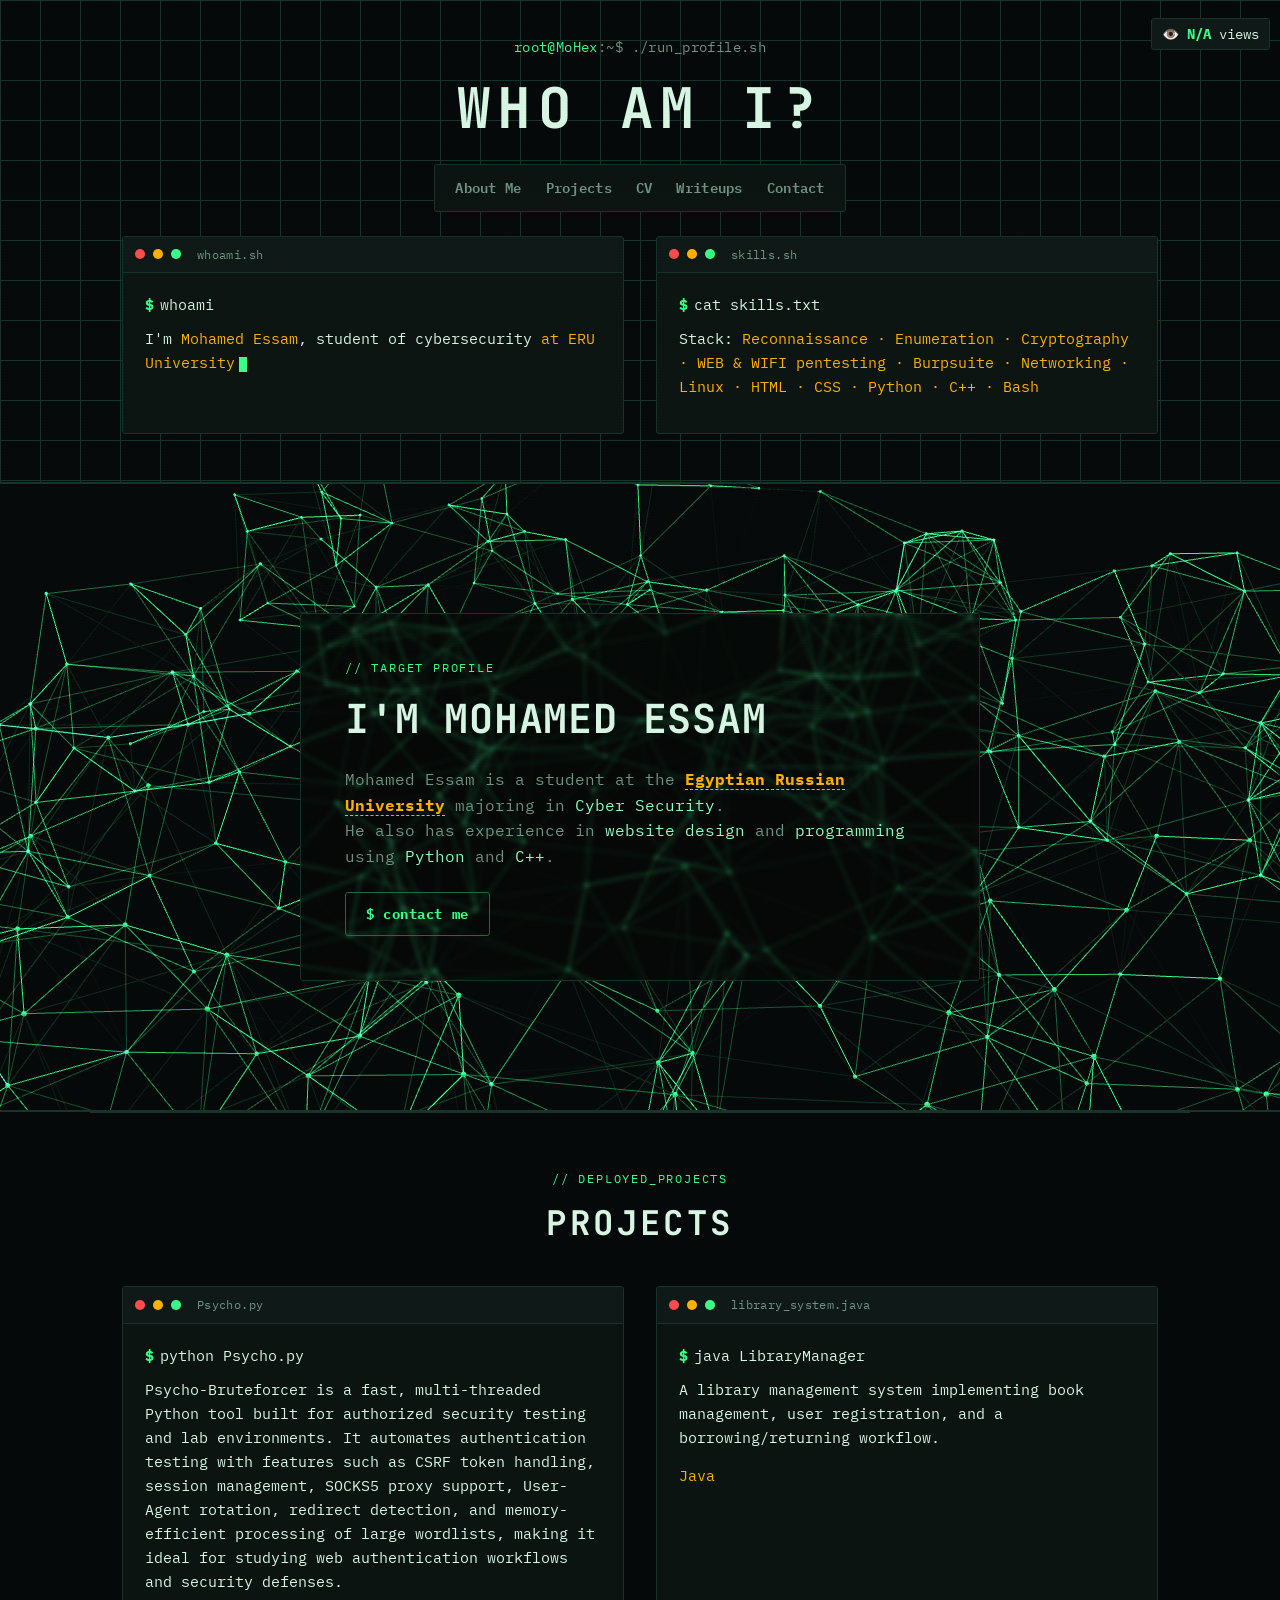
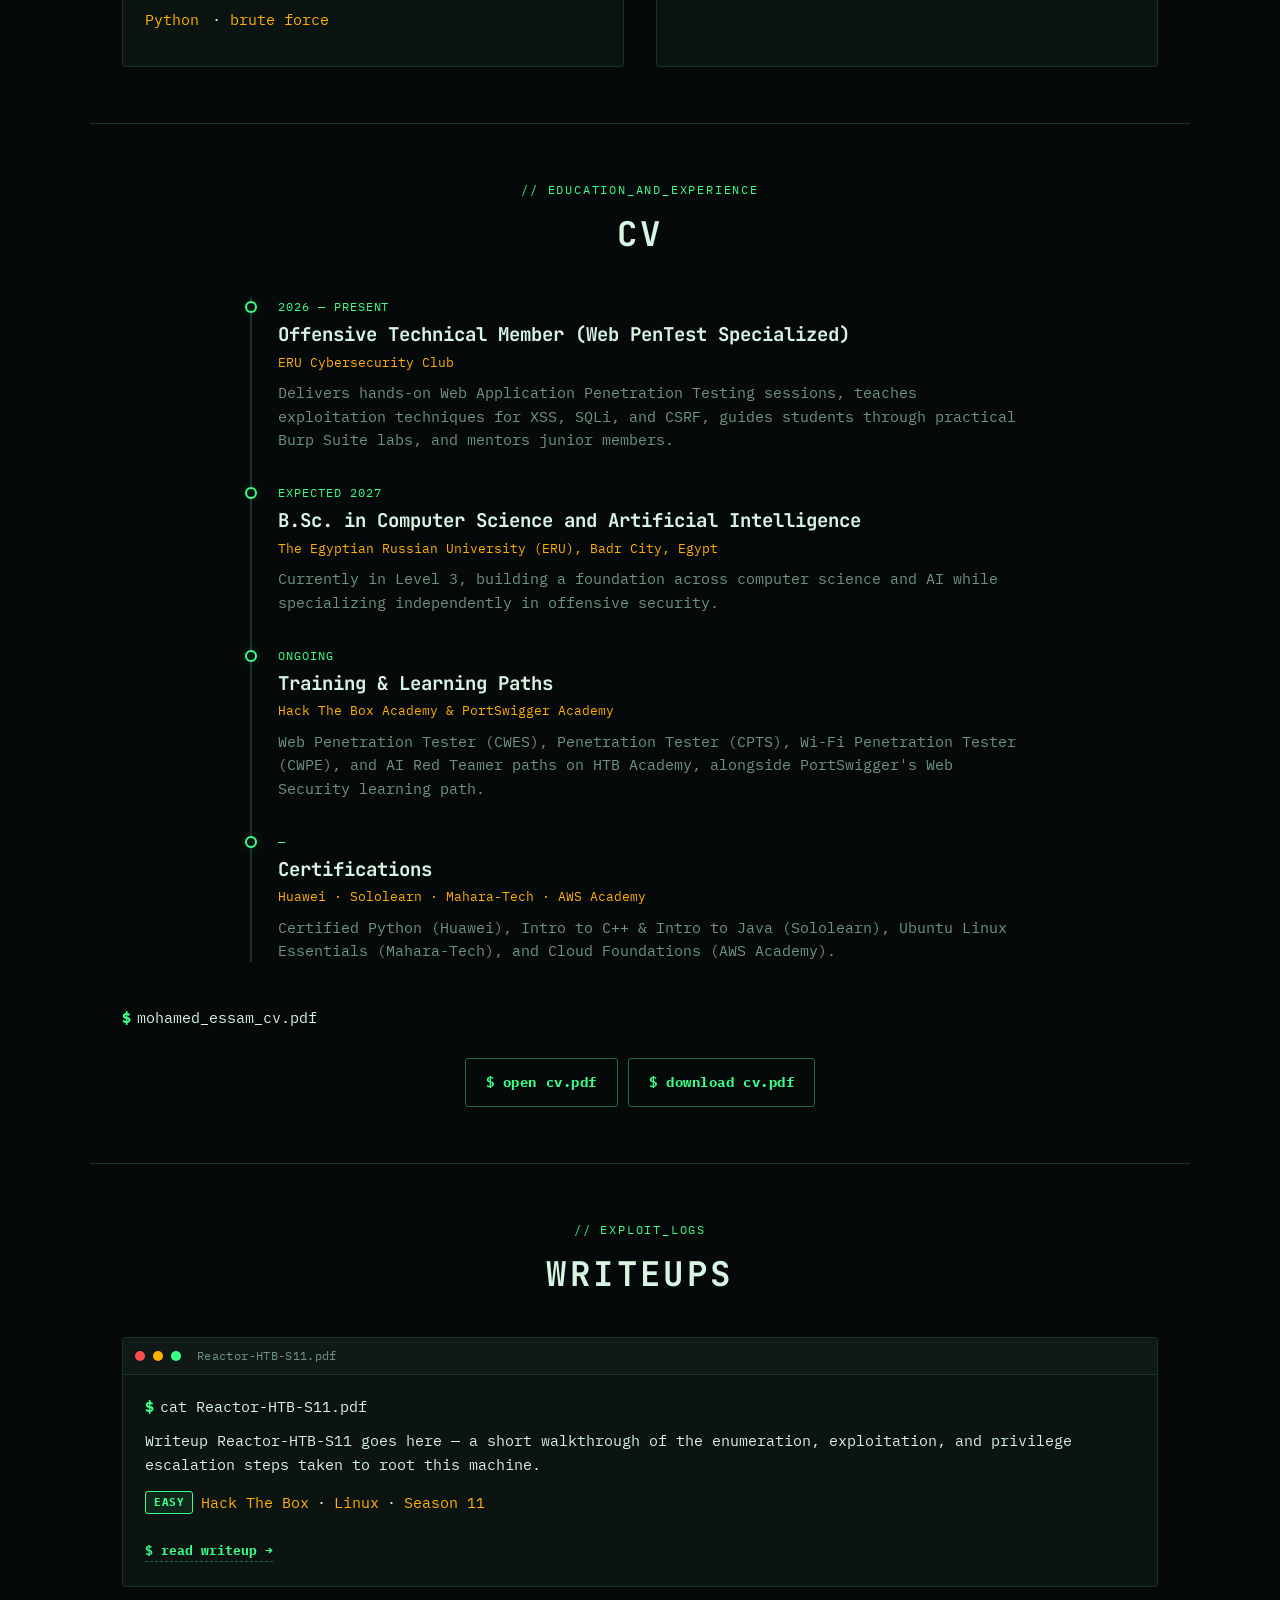
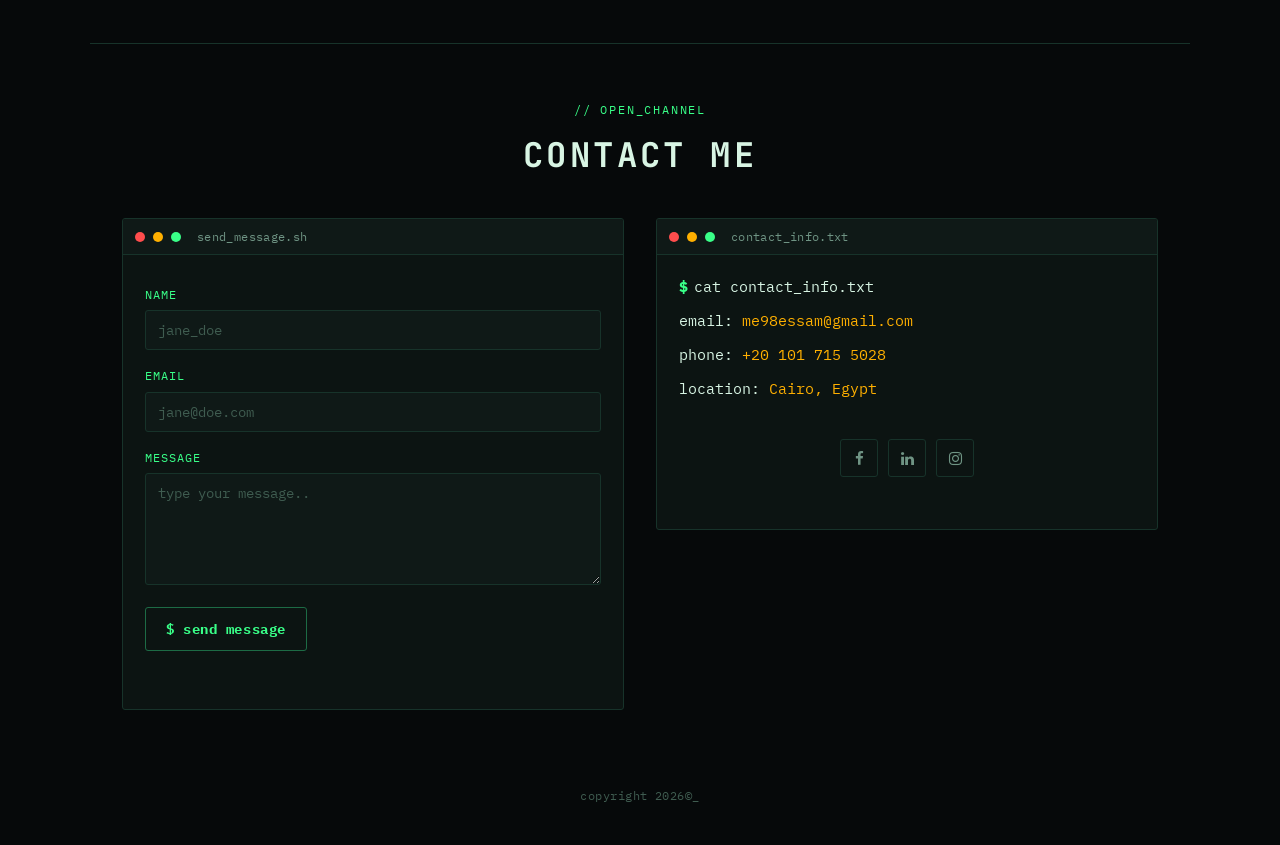
<file: index.html>
<!DOCTYPE html>
<html lang="en">
<head>
    <meta charset="UTF-8">
    <meta name="viewport" content="width=device-width, initial-scale=1.0">
    <link rel="shortcut icon" href="page_icon.png" type="image/x-icon">
    <link rel="stylesheet" href="style.css">
    <link rel="preconnect" href="https://fonts.googleapis.com">
    <link rel="stylesheet" href="https://fonts.googleapis.com/css2?family=JetBrains+Mono:wght@400;700;800&family=IBM+Plex+Mono:wght@400;500;600&display=swap">
    <link rel="stylesheet" href="https://cdnjs.cloudflare.com/ajax/libs/font-awesome/4.7.0/css/font-awesome.min.css">
    <link rel="icon" type="image/x-icon" href="favicon.ico">
    <meta name="description"content="Cybersecurity student specializing in Web Security, Penetration Testing, and Bug Bounty. Explore Mohamed Essam's projects, certifications, and portfolio.">
    <meta name="keywords"content="Mohamed Essam, Cybersecurity Penetration Testing, Bug Bounty, Red Team, HTB, Portfolio">
    <meta name="author" content="Mohamed Essam">
    <meta name="robots" content="index, follow">
    <title>Mohamed Essam Ibrahim</title>
</head>
<body>

    <div class="scanline-overlay" aria-hidden="true"></div>

    <header class="site-header">
        <div class="prompt-line"><span class="prompt">root@MoHex</span>:~$ ./run_profile.sh</div>
        <h1 data-text="INTRODUCE_ME">
            Who Am I?
            <span class="glitch-layer" aria-hidden="true">Who Am I?</span>
        </h1>
    </header>
    
    <div class="visitor-counter">
    👁️ <span id="views">N/A</span> views
    </div>
    
    <nav class="terminal-nav" aria-label="Primary">
        <ul>
            <li><a href="#about_me">About Me</a></li>
            <li><a href="#projects">Projects</a></li>
            <li><a href="#my_cv">CV</a></li>
            <li><a href="#writeups">Writeups</a></li>
            <li><a href="#contact">Contact</a></li>
        </ul>
    </nav>

    <section class="window-grid">

        <article class="terminal-window">
            <div class="window-bar">
                <span class="dot red"></span><span class="dot amber"></span><span class="dot green"></span>
                <span class="title">whoami.sh</span>
            </div>
            <div class="window-body">
                <p class="line"><span class="prompt">$</span><span class="out">whoami</span></p>
                <p class="line out">I'm <i>Mohamed Essam</i>, student of cybersecurity <i>at ERU University</i><span class="cursor"></span></p>
            </div>
        </article>

        <article class="terminal-window">
            <div class="window-bar">
                <span class="dot red"></span><span class="dot amber"></span><span class="dot green"></span>
                <span class="title">skills.sh</span>
            </div>
            <div class="window-body">
                <p class="line"><span class="prompt">$</span><span class="out">cat skills.txt</span></p>
                <p class="line out">Stack: <i> Reconnaissance · Enumeration · Cryptography · WEB & WIFI pentesting · Burpsuite · Networking · Linux · HTML · CSS · Python · C++ · Bash</i></p>
            </div>
        </article>

    </section>

    <section class="hero" id="about_me">
        <div id="vanta-target" class="hero" style="position:absolute; inset:0; min-height:100%;"></div>
        <div class="hero-content">
            <p class="eyebrow">// target profile</p>
            <h2>I'M MOHAMED ESSAM</h2>
            <p>
                Mohamed Essam is a student at the
                <a href="https://eru.edu.eg/ar/" target="_blank" rel="noopener">Egyptian Russian University</a>
                majoring in <i>Cyber Security</i>.<br>
                He also has experience in <i>website design</i> and <i>programming</i> using <i>Python</i> and <i>C++</i>.
            </p>
            <button class="cta-btn" id="contact-btn">$ contact me</button>
        </div>
    </section>

    <section class="terminal-section" id="projects">
        <p class="section-eyebrow">// deployed_projects</p>
        <h2 class="section-title">PROJECTS</h2>

        <div class="project-grid">

            <article class="terminal-window project-card">
                <div class="window-bar">
                    <span class="dot red"></span><span class="dot amber"></span><span class="dot green"></span>
                    <span class="title">Psycho.py</span>
                </div>
                <div class="window-body">
                    <p class="line"><span class="prompt">$</span><span class="out">python Psycho.py</span></p>
                    <p class="line out">Psycho-Bruteforcer is a fast, multi-threaded Python tool built for authorized security testing and lab environments. It automates authentication testing with features such as CSRF token handling, session management, SOCKS5 proxy support, User-Agent rotation, redirect detection, and memory-efficient processing of large wordlists, making it ideal for studying web authentication workflows and security defenses.
</p>
                    <p class="line tags"><i>Python</i> · <i>brute force</i></p>
                </div>
            </article>


            <article class="terminal-window project-card">
                <div class="window-bar">
                    <span class="dot red"></span><span class="dot amber"></span><span class="dot green"></span>
                    <span class="title">library_system.java</span>
                </div>
                <div class="window-body">
                    <p class="line"><span class="prompt">$</span><span class="out">java LibraryManager</span></p>
                    <p class="line out">A library management system implementing book management, user registration, and a borrowing/returning workflow.</p>
                    <p class="line tags"><i>Java</i></p>
                </div>
            </article>

        </div>
    </section>

    <section class="terminal-section" id="my_cv">
        <p class="section-eyebrow">// education_and_experience</p>
        <h2 class="section-title">CV</h2>

        <div class="cv-timeline">

            <div class="cv-entry">
                <div class="cv-marker"></div>
                <div class="cv-content">
                    <p class="cv-date">2026 &mdash; Present</p>
                    <h3 class="cv-role">Offensive Technical Member (Web PenTest Specialized)</h3>
                    <p class="cv-org">ERU Cybersecurity Club</p>
                    <p class="cv-desc">Delivers hands-on Web Application Penetration Testing sessions, teaches exploitation techniques for XSS, SQLi, and CSRF, guides students through practical Burp Suite labs, and mentors junior members.</p>
                </div>
            </div>

            <div class="cv-entry">
                <div class="cv-marker"></div>
                <div class="cv-content">
                    <p class="cv-date">Expected 2027</p>
                    <h3 class="cv-role">B.Sc. in Computer Science and Artificial Intelligence</h3>
                    <p class="cv-org">The Egyptian Russian University (ERU), Badr City, Egypt</p>
                    <p class="cv-desc">Currently in Level 3, building a foundation across computer science and AI while specializing independently in offensive security.</p>
                </div>
            </div>

            <div class="cv-entry">
                <div class="cv-marker"></div>
                <div class="cv-content">
                    <p class="cv-date">Ongoing</p>
                    <h3 class="cv-role">Training &amp; Learning Paths</h3>
                    <p class="cv-org">Hack The Box Academy &amp; PortSwigger Academy</p>
                    <p class="cv-desc">Web Penetration Tester (CWES), Penetration Tester (CPTS), Wi-Fi Penetration Tester (CWPE), and AI Red Teamer paths on HTB Academy, alongside PortSwigger's Web Security learning path.</p>
                </div>
            </div>

            <div class="cv-entry">
                <div class="cv-marker"></div>
                <div class="cv-content">
                    <p class="cv-date">&mdash;</p>
                    <h3 class="cv-role">Certifications</h3>
                    <p class="cv-org">Huawei · Sololearn · Mahara-Tech · AWS Academy</p>
                    <p class="cv-desc">Certified Python (Huawei), Intro to C++ &amp; Intro to Java (Sololearn), Ubuntu Linux Essentials (Mahara-Tech), and Cloud Foundations (AWS Academy).</p>
                </div>
            </div>

        </div>

        <div class="cv-pdf-block">
            <p class="cv-pdf-label"><span class="prompt">$</span><span class="out">mohamed_essam_cv.pdf</span></p>
            
            <a class="cta-btn cv-download-btn" href="My_last_updated_cv.pdf" target="_blank">$ open cv.pdf</a>
            <a class="cta-btn cv-download-btn" href="My_last_updated_cv.pdf" target="_blank" download>$ download cv.pdf</a>
        </div>
    </section>

    <section class="terminal-section" id="writeups">
        <p class="section-eyebrow">// exploit_logs</p>
        <h2 class="section-title">WRITEUPS</h2>

        <div class="writeup-grid">

            <article class="terminal-window writeup-card">
                <div class="window-bar">
                    <span class="dot red"></span><span class="dot amber"></span><span class="dot green"></span>
                    <span class="title">Reactor-HTB-S11.pdf</span>
                </div>
                <div class="window-body">
                    <p class="line"><span class="prompt">$</span><span class="out">cat Reactor-HTB-S11.pdf</span></p>
                    <p class="line out">Writeup Reactor-HTB-S11 goes here &mdash; a short walkthrough of the enumeration, exploitation, and privilege escalation steps taken to root this machine.</p>
                    <p class="line tags"><span class="badge badge-easy">Easy</span> <i>Hack The Box</i> · <i>Linux</i> · <i>Season 11</i></p>
                    <a class="writeup-link" href="/portfolio/writeups/Reactor_HTB_Writeup.pdf">$ read writeup &rarr;</a>
                </div>
            </article>

        </div>
    </section>
    
    <section class="terminal-section" id="contact">
        <p class="section-eyebrow">// open_channel</p>
        <h2 class="section-title">CONTACT ME</h2>

        <div class="contact-grid">

            <article class="terminal-window contact-window">
                <div class="window-bar">
                    <span class="dot red"></span><span class="dot amber"></span><span class="dot green"></span>
                    <span class="title">send_message.sh</span>
                </div>
                <div class="window-body">
                    <form class="contact-form" id="contact-form" action="https://formspree.io/f/xbdnjogg" method="POST">
                        <label for="name">name</label>
                        <input type="text" id="name" name="name" placeholder="jane_doe" required>

                        <label for="email">email</label>
                        <input type="email" id="email" name="email" placeholder="jane@doe.com" required>

                        <label for="message">message</label>
                        <textarea id="message" name="message" rows="5" placeholder="type your message.." required></textarea>

                        <button type="submit" class="cta-btn" id="contact-submit-btn">$ send message</button>
                        <p class="form-status" id="contact-form-status" role="status" aria-live="polite"></p>
                    </form>
                </div>
            </article>

            <article class="terminal-window contact-window">
                <div class="window-bar">
                    <span class="dot red"></span><span class="dot amber"></span><span class="dot green"></span>
                    <span class="title">contact_info.txt</span>
                </div>
                <div class="window-body">
                    <p class="line"><span class="prompt">$</span><span class="out">cat contact_info.txt</span></p>
                    <p class="line out">email: <i>me98essam@gmail.com</i></p>
                    <p class="line out">phone: <i>+20 101 715 5028</i></p>
                    <p class="line out">location: <i>Cairo, Egypt</i></p>
                    <div class="social-box contact-socials" aria-label="Social links">
                        <a href="#" class="fa fa-facebook" aria-label="Facebook"></a>
                        <a href="https://www.linkedin.com/in/mohamed-essam-ibrahim-a2a811313/" class="fa fa-linkedin" aria-label="LinkedIn"></a>
                        <a href="#" class="fa fa-instagram" aria-label="Instagram"></a>
                    </div>
                </div>
            </article>

        </div>
    </section>

    <footer>
        <p>copyright 2026&copy;_</p>
    </footer>

    <script src="three.min.js"></script>
    <script src="vanta.net.min.js"></script>
    <script>
        var vantaEffect = VANTA.NET({
            el: "#vanta-target",
            mouseControls: true,
            touchControls: true,
            gyroControls: false,
            minHeight: 200.00,
            minWidth: 200.00,
            scale: 1.00,
            scaleMobile: 0.75,
            color: 0x39ff88,
            backgroundColor: 0x06090a,
            points: window.innerWidth < 640 ? 7.00 : 12.00,
            maxDistance: 24.00
        });

        document.getElementById('contact-btn').addEventListener('click', function () {
            window.location.href = '#contact';
        });

        const contactForm = document.getElementById('contact-form');
        const contactStatus = document.getElementById('contact-form-status');
        const contactSubmitBtn = document.getElementById('contact-submit-btn');

        contactForm.addEventListener('submit', function (e) {
            e.preventDefault();

            if (contactForm.action.includes('YOUR_FORM_ID')) {
                contactStatus.textContent = '// form not connected yet: replace YOUR_FORM_ID in index.html with your Formspree endpoint';
                contactStatus.classList.add('error');
                return;
            }

            contactSubmitBtn.disabled = true;
            contactSubmitBtn.textContent = '$ sending...';
            contactStatus.textContent = '';
            contactStatus.classList.remove('error', 'success');

            fetch(contactForm.action, {
                method: 'POST',
                body: new FormData(contactForm),
                headers: { 'Accept': 'application/json' }
            })
            .then(function (response) {
                if (response.ok) {
                    contactStatus.textContent = '// message sent. thanks for reaching out';
                    contactStatus.classList.add('success');
                    contactForm.reset();
                } else {
                    return response.json().then(function (data) {
                        throw new Error(data && data.errors ? data.errors.map(function (e){ return e.message; }).join(', ') : 'submission failed');
                    });
                }
            })
            .catch(function (err) {
                contactStatus.textContent = '// error: ' + err.message;
                contactStatus.classList.add('error');
            })
            .finally(function () {
                contactSubmitBtn.disabled = false;
                contactSubmitBtn.textContent = '$ send message';
            });
        });
        
        const hasVisited = localStorage.getItem("portfolio_visited");

        if (!hasVisited) {
            // First visit from this browser
            fetch("https://api.counterapi.dev/v1/mrmohex.github/portfolio/up")
                .then(res => res.json())
                .then(data => {
                    document.getElementById("views").textContent = data.count;
                    localStorage.setItem("portfolio_visited", "true");
                });
        } else {
            // Already counted, just read the current value
            fetch("https://api.counterapi.dev/v1/mrmohex.github/portfolio")
                .then(res => res.json())
                .then(data => {
                    document.getElementById("views").textContent = data.count;
                });
        }
    </script>

</body>
</html>
</file>
<file: style.css>
/* ============================================================
   INTRODUCE_ME // pentester theme
   Design tokens
   ============================================================ */
:root{
  --bg-void:        #06090a;
  --bg-panel:       #0c1412;
  --bg-panel-alt:   #0f1917;
  --line:           #17332a;

  --green:          #39ff88;
  --green-soft:     #8dffc0;
  --green-dim:      #1d6b45;
  --green-glow:     rgba(57,255,136,.35);

  --amber:          #ffb000;
  --red:            #ff4d4d;

  --text:           #d8f5e4;
  --text-dim:       #6f9484;
  --text-faint:     #3f5c50;

  --font-display: 'JetBrains Mono', 'Courier New', monospace;
  --font-body:    'IBM Plex Mono', 'Courier New', monospace;

  --radius: 3px;
  --gap: clamp(16px, 3vw, 32px);
}

@media (prefers-reduced-motion: reduce){
  *, *::before, *::after{
    animation-duration: 0.01ms !important;
    animation-iteration-count: 1 !important;
    transition-duration: 0.01ms !important;
    scroll-behavior: auto !important;
  }
}

*{ margin:0; padding:0; box-sizing:border-box; }

html{ scroll-behavior:smooth; }

::selection{
  background-color: var(--green);
  color: #04120a;
}

body{
  background-color: var(--bg-void);
  background-image:
    linear-gradient(var(--line) 1px, transparent 1px),
    linear-gradient(90deg, var(--line) 1px, transparent 1px);
  background-size: 40px 40px;
  background-attachment: fixed;
  font-family: var(--font-body);
  color: var(--text);
  overflow-x: hidden;
  min-height: 100vh;
  line-height: 1.6;
}

a{ color: var(--green); }

/* ============================================================
   CRT scanline overlay (signature ambient texture)
   ============================================================ */
.scanline-overlay{
  position: fixed;
  inset: 0;
  pointer-events: none;
  z-index: 999;
  background: repeating-linear-gradient(
    to bottom,
    rgba(0,0,0,0) 0px,
    rgba(0,0,0,0) 2px,
    rgba(0,0,0,.10) 3px
  );
  mix-blend-mode: overlay;
}
.scanline-overlay::after{
  content:"";
  position:absolute;
  inset:0;
  background: linear-gradient(
    to bottom,
    transparent 0%,
    var(--green-glow) 50%,
    transparent 100%
  );
  opacity: .04;
  animation: scan-sweep 7s linear infinite;
}
@keyframes scan-sweep{
  0%{ transform: translateY(-100%); }
  100%{ transform: translateY(100%); }
}

/* ============================================================
   Header
   ============================================================ */
.site-header{
  padding: clamp(20px, 4vw, 36px) var(--gap) 10px;
  text-align: center;
}
.site-header .prompt-line{
  font-family: var(--font-body);
  color: var(--text-dim);
  font-size: clamp(11px, 2vw, 14px);
  letter-spacing: .03em;
}
.site-header .prompt-line .prompt{ color: var(--green); }

.site-header h1{
  font-family: var(--font-display);
  font-weight: 700;
  text-transform: uppercase;
  letter-spacing: .12em;
  font-size: clamp(28px, 6vw, 56px);
  color: var(--text);
  position: relative;
  display: inline-block;
  margin-top: 6px;
}
.site-header h1 .glitch-layer{
  position: absolute;
  inset: 0;
  overflow: hidden;
  color: var(--green);
  clip-path: inset(0 0 92% 0);
  animation: glitch-shift 4.5s infinite steps(1);
}
@keyframes glitch-shift{
  0%, 92%, 100%{ clip-path: inset(0 0 100% 0); transform: translate(0,0); }
  93%{ clip-path: inset(10% 0 60% 0); transform: translate(-2px,0); }
  94%{ clip-path: inset(40% 0 20% 0); transform: translate(2px,0); }
  95%{ clip-path: inset(70% 0 5% 0);  transform: translate(-1px,0); }
  96%{ clip-path: inset(0 0 100% 0);  transform: translate(0,0); }
}

/* ============================================================
   Nav
   ============================================================ */
.terminal-nav{
  display: flex;
  justify-content: center;
  padding: 0 var(--gap) 24px;
  position: relative;
}
.terminal-nav ul{
  list-style: none;
  display: flex;
  gap: clamp(8px, 2vw, 20px);
  background: var(--bg-panel);
  border: 1px solid var(--line);
  border-radius: var(--radius);
  padding: 10px 18px;
  flex-wrap: wrap;
  justify-content: center;
}
.terminal-nav ul li a{
  text-decoration: none;
  color: var(--text-dim);
  font-size: clamp(12px, 1.6vw, 14px);
  font-weight: 600;
  letter-spacing: .02em;
  padding: 4px 2px;
  border-bottom: 2px solid transparent;
  transition: color .25s ease, border-color .25s ease;
  white-space: nowrap;
}
.terminal-nav ul li a:hover,
.terminal-nav ul li a:focus-visible{
  color: var(--green);
  border-bottom-color: var(--green);
  outline: none;
}
.terminal-nav ul li a:focus-visible{
  outline: 1px solid var(--green);
  outline-offset: 3px;
}

/* ============================================================
   Terminal window component
   ============================================================ */
.window-grid{
  display: grid;
  grid-template-columns: repeat(auto-fit, minmax(260px, 1fr));
  gap: var(--gap);
  padding: 0 var(--gap);
  max-width: 1100px;
  margin: 0 auto 48px;
}

.terminal-window{
  background: var(--bg-panel);
  border: 1px solid var(--line);
  border-radius: var(--radius);
  overflow: hidden;
  box-shadow: 0 0 0 rgba(57,255,136,0);
  transition: box-shadow .4s ease, border-color .4s ease, transform .4s ease;
}
.terminal-window:hover{
  border-color: var(--green-dim);
  box-shadow: 0 0 24px -6px var(--green-glow);
  transform: translateY(-2px);
}

.window-bar{
  display: flex;
  align-items: center;
  gap: 8px;
  padding: 8px 12px;
  background: var(--bg-panel-alt);
  border-bottom: 1px solid var(--line);
}
.window-bar .dot{
  width: 10px; height: 10px;
  border-radius: 50%;
  display: inline-block;
}
.window-bar .dot.red{ background: var(--red); }
.window-bar .dot.amber{ background: var(--amber); }
.window-bar .dot.green{ background: var(--green); }
.window-bar .title{
  margin-left: 8px;
  font-size: 12px;
  color: var(--text-dim);
  letter-spacing: .03em;
}

.window-body{
  padding: 20px 22px 24px;
  font-size: clamp(13px, 1.8vw, 15px);
}
.window-body .line{ margin-bottom: 10px; }
.window-body .prompt{ color: var(--green); font-weight: 700; margin-right: 6px; }
.window-body .out{ color: var(--text); }
.window-body i{ color: var(--amber); font-style: normal; }
.window-body .cursor{
  display:inline-block;
  width: 8px; height: 1em;
  background: var(--green);
  vertical-align: text-bottom;
  margin-left: 4px;
  animation: blink 1s steps(1) infinite;
}
@keyframes blink{ 50%{ opacity: 0; } }

/* ============================================================
   Hero / VANTA section
   ============================================================ */
.hero{
  position: relative;
  min-height: 70vh;
  display: flex;
  align-items: center;
  justify-content: center;
  padding: 60px var(--gap);
  border-top: 1px solid var(--line);
  border-bottom: 1px solid var(--line);
  overflow: hidden;
}
.hero-content{
  position: relative;
  z-index: 2;
  max-width: 680px;
  text-align: left;
  background: rgba(6,9,7,.55);
  border: 1px solid var(--line);
  border-radius: var(--radius);
  padding: clamp(24px, 4vw, 44px);
  backdrop-filter: blur(2px);
}
.hero-content .eyebrow{
  color: var(--green);
  font-size: 12px;
  letter-spacing: .15em;
  text-transform: uppercase;
  margin-bottom: 10px;
}
.hero-content h2{
  font-family: var(--font-display);
  font-size: clamp(24px, 5vw, 40px);
  font-weight: 700;
  color: var(--text);
  margin-bottom: 16px;
  letter-spacing: .02em;
}
.hero-content p{
  color: var(--text-dim);
  font-size: clamp(13px, 1.8vw, 16px);
  margin-bottom: 22px;
}
.hero-content p a{
  color: var(--amber);
  font-weight: 700;
  text-decoration: none;
  border-bottom: 1px dashed var(--amber);
}
.hero-content i{ color: var(--green-soft); font-style: normal; }

.cta-btn{
  font-family: var(--font-body);
  font-size: 14px;
  font-weight: 700;
  color: var(--green);
  background: transparent;
  border: 1px solid var(--green-dim);
  border-radius: var(--radius);
  padding: 12px 20px;
  cursor: pointer;
  letter-spacing: .04em;
  transition: background .3s ease, color .3s ease, box-shadow .3s ease;
}
.cta-btn:hover, .cta-btn:focus-visible{
  background: var(--green);
  color: #04120a;
  box-shadow: 0 0 18px -4px var(--green-glow);
  outline: none;
}

/* ============================================================
   Generic terminal section (Projects / CV / Contact)
   ============================================================ */
.terminal-section{
  max-width: 1100px;
  margin: 0 auto;
  padding: 56px var(--gap);
  border-top: 1px solid var(--line);
}
.section-eyebrow{
  color: var(--green);
  font-size: 12px;
  letter-spacing: .15em;
  text-transform: uppercase;
  margin-bottom: 8px;
  text-align: center;
}
.section-title{
  font-family: var(--font-display);
  font-weight: 700;
  text-transform: uppercase;
  letter-spacing: .1em;
  font-size: clamp(22px, 4vw, 34px);
  color: var(--text);
  text-align: center;
  margin-bottom: 36px;
}

/* Projects */
.project-grid{
  display: grid;
  grid-template-columns: repeat(auto-fit, minmax(260px, 1fr));
  gap: var(--gap);
}
.project-card .tags{ margin-top: 14px; }
.project-card .tags i{ margin-right: 4px; }

/* CV timeline */
.cv-timeline{
  position: relative;
  max-width: 780px;
  margin: 0 auto;
  padding-left: 26px;
  border-left: 2px solid var(--line);
}
.cv-entry{
  position: relative;
  margin-bottom: 32px;
}
.cv-entry:last-child{ margin-bottom: 0; }
.cv-marker{
  position: absolute;
  left: -33px;
  top: 4px;
  width: 12px; height: 12px;
  border-radius: 50%;
  background: var(--bg-panel);
  border: 2px solid var(--green);
  box-shadow: 0 0 10px -2px var(--green-glow);
}
.cv-date{
  color: var(--green);
  font-size: 12px;
  letter-spacing: .08em;
  text-transform: uppercase;
  margin-bottom: 4px;
}
.cv-role{
  font-family: var(--font-display);
  font-size: clamp(16px, 2.4vw, 19px);
  color: var(--text);
  margin-bottom: 2px;
}
.cv-org{
  color: var(--amber);
  font-size: 13px;
  margin-bottom: 8px;
}
.cv-desc{
  color: var(--text-dim);
  font-size: clamp(13px, 1.6vw, 14.5px);
}

/* CV PDF embed */
.cv-pdf-block{
  max-width: 100%;
  margin: 44px auto 0;
  text-align: center;
}
.cv-pdf-label{
  text-align: left;
  margin-bottom: 10px;
  font-size: clamp(13px, 1.8vw, 15px);
}
.cv-pdf-label .prompt{ color: var(--green); font-weight: 700; margin-right: 6px; }
.cv-pdf-label .out{ color: var(--text); }
.cv-pdf-frame{
  background: var(--bg-panel);
  border: 1px solid var(--line);
  border-radius: var(--radius);
  overflow: hidden;
  height: 70vh;
  min-height: 420px;
  box-shadow: 0 0 24px -6px var(--green-glow);
}
.cv-pdf-frame iframe{
  width: 100%;
  height: 100%;
  border: 0;
  background: #fff;
}
.cv-download-btn{
  display: inline-block;
  margin-top: 18px;
  text-decoration: none;
}
@media (max-width: 640px){
  .cv-pdf-frame{ height: 60vh; min-height: 340px; }
}

/* Writeups */
.writeup-grid{
  display: grid;
  grid-template-columns: repeat(auto-fit, minmax(260px, 1fr));
  gap: var(--gap);
}
.writeup-card .tags{
  margin-top: 14px;
  display: flex;
  align-items: center;
  gap: 8px;
  flex-wrap: wrap;
}
.writeup-card .tags i{ margin-right: 0; }
.badge{
  display: inline-block;
  font-size: 11px;
  font-weight: 700;
  text-transform: uppercase;
  letter-spacing: .05em;
  padding: 2px 8px;
  border-radius: var(--radius);
  border: 1px solid currentColor;
}
.badge-easy{ color: var(--green); background: rgba(57,255,136,.08); }
.badge-medium{ color: var(--amber); background: rgba(255,176,0,.08); }
.badge-hard{ color: var(--red); background: rgba(255,77,77,.08); }
.writeup-link{
  display: inline-block;
  margin-top: 16px;
  color: var(--green);
  text-decoration: none;
  font-weight: 700;
  font-size: 13px;
  border-bottom: 1px dashed var(--green-dim);
  transition: color .25s ease, border-color .25s ease;
}
.writeup-link:hover, .writeup-link:focus-visible{
  color: var(--green-soft);
  border-color: var(--green-soft);
  outline: none;
}

/* Contact */
.contact-grid{
  display: grid;
  grid-template-columns: repeat(auto-fit, minmax(280px, 1fr));
  gap: var(--gap);
  align-items: start;
}
.contact-form{
  display: flex;
  flex-direction: column;
  gap: 6px;
}
.contact-form label{
  color: var(--green);
  font-size: 12px;
  text-transform: uppercase;
  letter-spacing: .08em;
  margin-top: 10px;
}
.contact-form input,
.contact-form textarea{
  background: var(--bg-panel-alt);
  border: 1px solid var(--line);
  border-radius: var(--radius);
  color: var(--text);
  font-family: var(--font-body);
  font-size: 14px;
  padding: 10px 12px;
  resize: vertical;
  transition: border-color .25s ease, box-shadow .25s ease;
}
.contact-form input:focus,
.contact-form textarea:focus{
  outline: none;
  border-color: var(--green-dim);
  box-shadow: 0 0 0 3px var(--green-glow);
}
.contact-form input::placeholder,
.contact-form textarea::placeholder{ color: var(--text-faint); }
.contact-form .cta-btn{ margin-top: 16px; align-self: flex-start; }
.form-status{
  margin-top: 10px;
  font-size: 13px;
  min-height: 18px;
}
.form-status.success{ color: var(--green); }
.form-status.error{ color: var(--red); }
.contact-socials{ padding: 18px 0 0; justify-content: flex-start; }

/* ============================================================
   Social box
   ============================================================ */
.social-box{
  display: flex;
  justify-content: center;
  gap: 10px;
  padding: 28px var(--gap);
}
.social-box a{
  display: flex;
  align-items: center;
  justify-content: center;
  width: 38px; height: 38px;
  border: 1px solid var(--line);
  border-radius: var(--radius);
  color: var(--text-dim);
  text-decoration: none;
  transition: color .25s ease, border-color .25s ease, transform .25s ease;
}
.social-box a:hover, .social-box a:focus-visible{
  color: var(--green);
  border-color: var(--green-dim);
  transform: translateY(-2px);
  outline: none;
}

/* ============================================================
   Footer
   ============================================================ */
footer{
  text-align: center;
  color: var(--text-faint);
  font-size: 12px;
  padding: 20px var(--gap) 40px;
  letter-spacing: .04em;
}

/* ============================================================
   Responsive tweaks
   ============================================================ */
@media (max-width: 640px){
  .window-grid{ grid-template-columns: 1fr; }
  .terminal-nav ul{ gap: 10px; }
  .hero{ min-height: 60vh; padding: 40px 16px; }
}

@media (min-width: 1400px){
  .window-grid, .hero-content{ max-width: 1280px; }
}
span#views {
  color: var(--green);
  font-weight: bold;
}
.visitor-counter{
  position: absolute;
  top: 18px;
  right: 10px;
  z-index:1000;
  background-color: var(--bg-panel-alt);
  border: 1px solid var(--line);
  border-radius: var(--radius);
  padding: 4px 10px;
  font-size: clamp(12px, 1.5vw, 14px);
}
</file>
